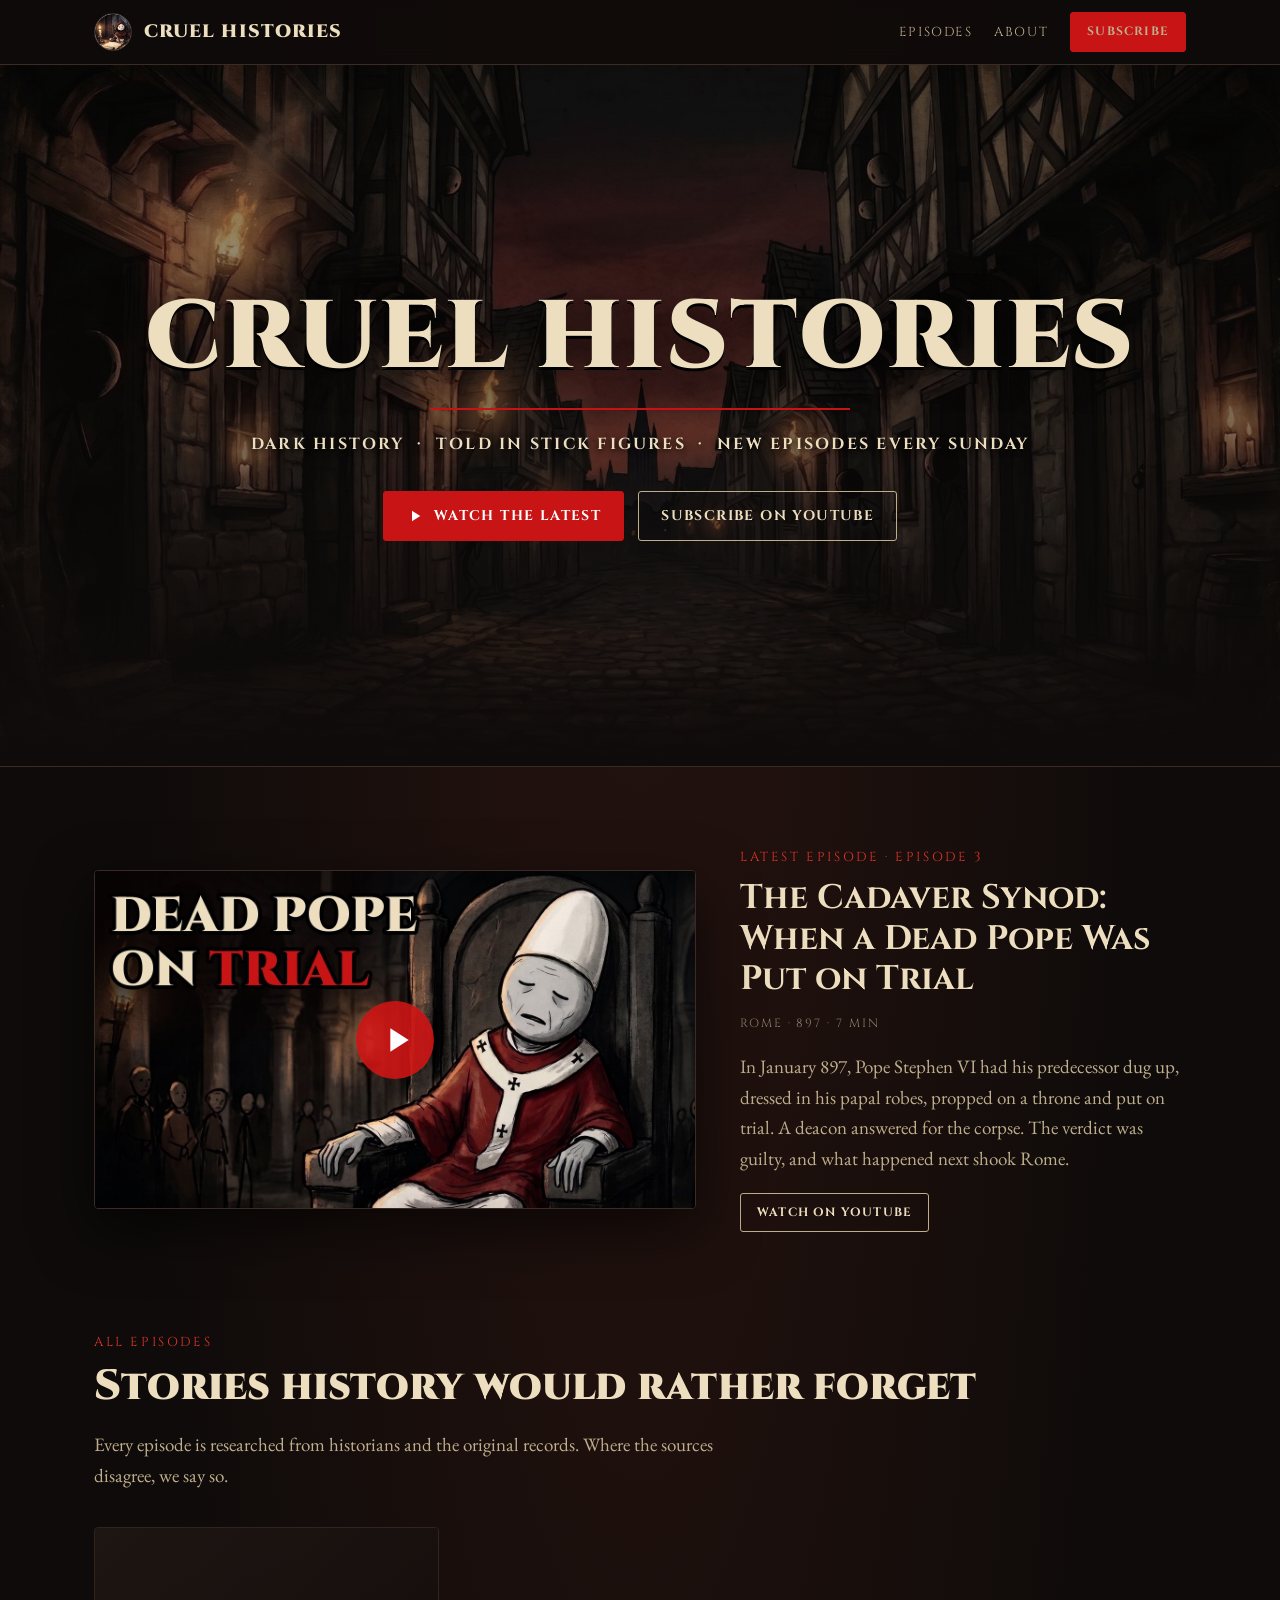
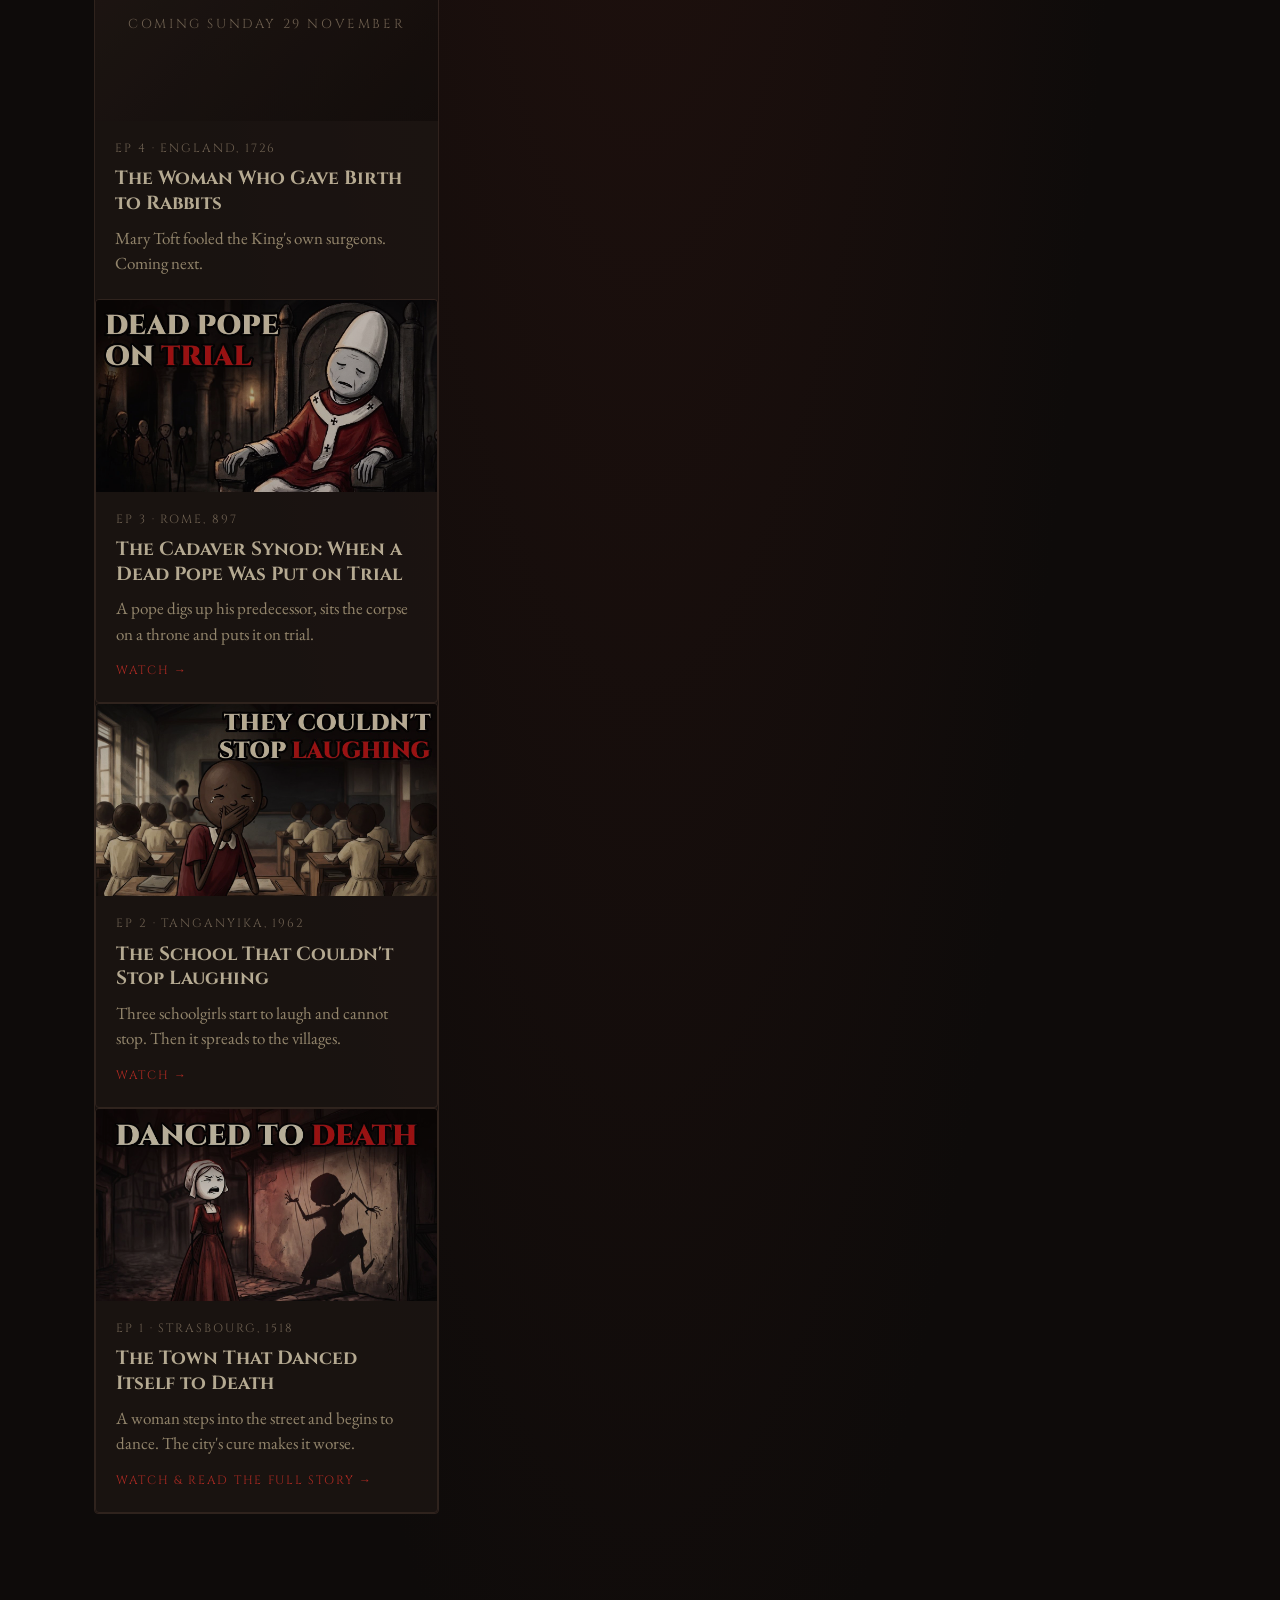
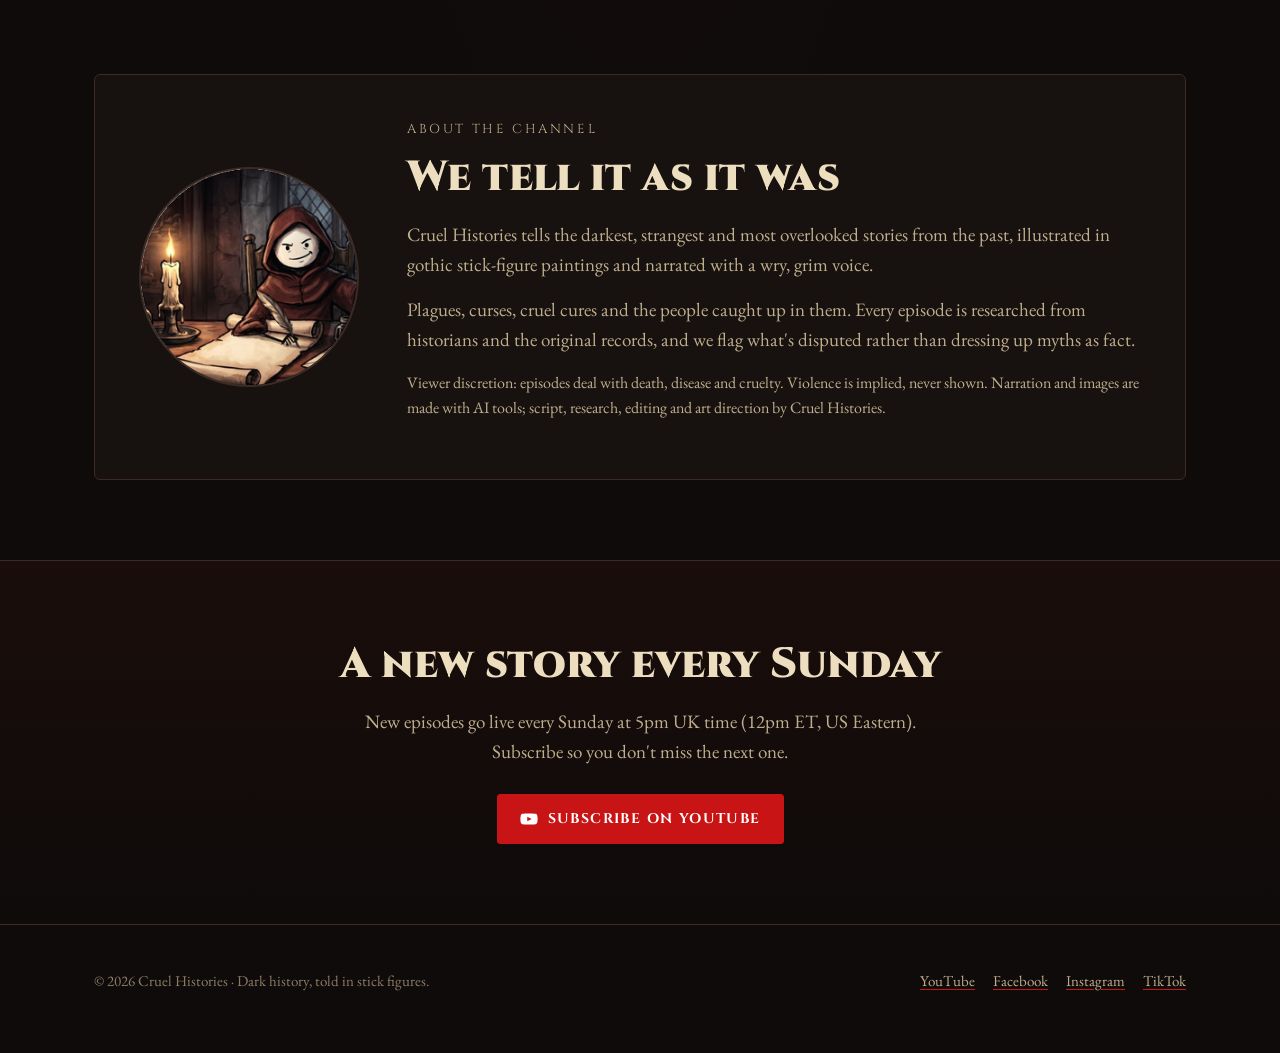
<file: index.html>
<!DOCTYPE html>
<html lang="en-GB">
<head>
<meta charset="utf-8">
<meta name="viewport" content="width=device-width,initial-scale=1">
<title>Cruel Histories: Dark history, told in stick figures</title>
<meta name="description" content="Cruel Histories tells the darkest, strangest and most overlooked stories from the past, illustrated in gothic stick-figure paintings. New episodes every Sunday.">
<meta property="og:title" content="Cruel Histories">
<meta property="og:description" content="Dark history, told in stick figures. New episodes every Sunday.">
<meta property="og:image" content="https://cruelhistories.com/img/hero.jpg">
<link rel="icon" href="favicon.png">
<link rel="canonical" href="https://cruelhistories.com/">
<meta name="robots" content="index,follow,max-image-preview:large">
<meta name="theme-color" content="#0e0b0a">
<meta property="og:type" content="website">
<meta property="og:url" content="https://cruelhistories.com/">
<meta property="og:site_name" content="Cruel Histories">
<meta property="og:image:width" content="1920"><meta property="og:image:height" content="1071">
<meta name="twitter:card" content="summary_large_image">
<meta name="twitter:title" content="Cruel Histories">
<meta name="twitter:description" content="Dark history, told in stick figures. New episodes every Sunday.">
<meta name="twitter:image" content="https://cruelhistories.com/img/hero.jpg">
<link rel="apple-touch-icon" href="img/icon.png">
<script type="application/ld+json">
{"@context":"https://schema.org","@graph":[
 {"@type":"Organization","@id":"https://cruelhistories.com/#org","name":"Cruel Histories","url":"https://cruelhistories.com/",
  "logo":"https://cruelhistories.com/img/icon.png","sameAs":["https://www.youtube.com/@CruelHistoriesOfficial","https://www.facebook.com/profile.php?id=61551614425413","https://www.instagram.com/cruelhistories/","https://www.tiktok.com/@cruelhistories"]},
 {"@type":"WebSite","@id":"https://cruelhistories.com/#site","url":"https://cruelhistories.com/","name":"Cruel Histories",
  "description":"Dark history, told in stick figures.","publisher":{"@id":"https://cruelhistories.com/#org"},"inLanguage":"en-GB"}
]}
</script>
<link rel="preconnect" href="https://fonts.googleapis.com"><link rel="preconnect" href="https://fonts.gstatic.com" crossorigin>
<link href="https://fonts.googleapis.com/css2?family=Cinzel:wght@700;900&family=EB+Garamond:ital,wght@0,400;0,500;1,400&display=swap" rel="stylesheet">
<link rel="stylesheet" href="style.css">
</head>
<body>

<header class="site-head"><div class="wrap">
  <a class="brand" href="index.html"><img src="img/icon.png" alt=""><span>CRUEL HISTORIES</span></a>
  <nav class="nav">
    <a href="#episodes">Episodes</a>
    <a class="hide-sm" href="#about">About</a>
    <a class="btn sm" href="https://www.youtube.com/@CruelHistoriesOfficial?sub_confirmation=1">Subscribe</a>
  </nav>
</div></header>

<section class="hero"><div class="wrap">
  <h1>CRUEL HISTORIES</h1>
  <div class="rule"></div>
  <div class="tagline">Dark history &nbsp;·&nbsp; Told in stick figures &nbsp;·&nbsp; New episodes every Sunday</div>
  <div class="cta">
    <a class="btn" href="#latest"><svg viewBox="0 0 24 24"><path d="M8 5v14l11-7z"/></svg>Watch the latest</a>
    <a class="btn ghost" href="https://www.youtube.com/@CruelHistoriesOfficial?sub_confirmation=1">Subscribe on YouTube</a>
  </div>
</div></section>

<section id="latest"><div class="wrap">
  <div class="latest">
    <div class="video">
      <a class="play" href="https://youtu.be/UZ9oZfQzlZE" data-yt="UZ9oZfQzlZE" aria-label="Play: The Cadaver Synod">
        <img src="img/ep03.jpg" alt="Dead pope on trial: stick-figure painting of Pope Formosus's corpse on a throne">
      </a>
    </div>
    <div>
      <p class="eyebrow">Latest episode · Episode 3</p>
      <h3>The Cadaver Synod: When a Dead Pope Was Put on Trial</h3>
      <p class="meta">Rome · 897 · 7 min</p>
      <p class="lede">In January 897, Pope Stephen VI had his predecessor dug up, dressed in his papal robes, propped on a throne and put on trial. A deacon answered for the corpse. The verdict was guilty, and what happened next shook Rome.</p>
      <a class="btn ghost sm" href="https://youtu.be/UZ9oZfQzlZE">Watch on YouTube</a>
    </div>
  </div>
</div></section>

<section id="episodes" style="padding-top:20px"><div class="wrap">
  <p class="eyebrow">All episodes</p>
  <h2>Stories history would rather forget</h2>
  <p class="lede">Every episode is researched from historians and the original records. Where the sources disagree, we say so.</p>
  <div class="grid">

    <div class="card soon">
      <div class="ph">Coming Sunday 29 November</div>
      <div class="body">
        <span class="meta">Ep 4 · England, 1726</span>
        <h3>The Woman Who Gave Birth to Rabbits</h3>
        <p>Mary Toft fooled the King's own surgeons. Coming next.</p>
      </div>

    <a class="card" href="https://youtu.be/UZ9oZfQzlZE">
      <img src="img/ep03.jpg" alt="">
      <div class="body">
        <span class="meta">Ep 3 · Rome, 897</span>
        <h3>The Cadaver Synod: When a Dead Pope Was Put on Trial</h3>
        <p>A pope digs up his predecessor, sits the corpse on a throne and puts it on trial.</p>
        <span class="more">Watch →</span>
      </div>
    </a>

    <a class="card" href="https://youtu.be/BlmaX2TE6ow">
      <img src="img/ep02.jpg" alt="">
      <div class="body">
        <span class="meta">Ep 2 · Tanganyika, 1962</span>
        <h3>The School That Couldn't Stop Laughing</h3>
        <p>Three schoolgirls start to laugh and cannot stop. Then it spreads to the villages.</p>
        <span class="more">Watch →</span>
      </div>
    </a>

    <a class="card" href="episodes/dancing-plague-1518/index.html">
      <img src="img/ep01.jpg" alt="">
      <div class="body">
        <span class="meta">Ep 1 · Strasbourg, 1518</span>
        <h3>The Town That Danced Itself to Death</h3>
        <p>A woman steps into the street and begins to dance. The city's cure makes it worse.</p>
        <span class="more">Watch &amp; read the full story →</span>
      </div>
    </a>

    </div>

  </div>
</div></section>

<section id="about"><div class="wrap">
  <div class="about">
    <img src="img/icon.png" alt="The Cruel Histories narrator: a hooded scribe at his desk">
    <div>
      <p class="eyebrow">About the channel</p>
      <h2>We tell it as it was</h2>
      <p>Cruel Histories tells the darkest, strangest and most overlooked stories from the past, illustrated in gothic stick-figure paintings and narrated with a wry, grim voice.</p>
      <p>Plagues, curses, cruel cures and the people caught up in them. Every episode is researched from historians and the original records, and we flag what's disputed rather than dressing up myths as fact.</p>
      <p class="note">Viewer discretion: episodes deal with death, disease and cruelty. Violence is implied, never shown. Narration and images are made with AI tools; script, research, editing and art direction by Cruel Histories.</p>
    </div>
  </div>
</div></section>

<section class="band"><div class="wrap">
  <h2>A new story every Sunday</h2>
  <p>New episodes go live every Sunday at 5pm UK time (12pm ET, US Eastern). Subscribe so you don't miss the next one.</p>
  <a class="btn" href="https://www.youtube.com/@CruelHistoriesOfficial?sub_confirmation=1"><svg viewBox="0 0 24 24"><path d="M23 7.2a3 3 0 0 0-2.1-2.1C19 4.6 12 4.6 12 4.6s-7 0-8.9.5A3 3 0 0 0 1 7.2 31 31 0 0 0 .5 12a31 31 0 0 0 .5 4.8 3 3 0 0 0 2.1 2.1c1.9.5 8.9.5 8.9.5s7 0 8.9-.5a3 3 0 0 0 2.1-2.1 31 31 0 0 0 .5-4.8 31 31 0 0 0-.5-4.8zM9.7 15V9l5.8 3z"/></svg>Subscribe on YouTube</a>
</div></section>

<footer><div class="wrap">
  <div>© 2026 Cruel Histories · Dark history, told in stick figures.</div>
  <div class="social">
    <a href="https://www.youtube.com/@CruelHistoriesOfficial">YouTube</a>
    <a href="https://www.facebook.com/profile.php?id=61551614425413">Facebook</a>
    <a href="https://www.instagram.com/cruelhistories/">Instagram</a>
    <a href="https://www.tiktok.com/@cruelhistories">TikTok</a>
  </div>
</div></footer>

<script>
// Click-to-play: swaps the thumbnail for the YouTube player on the live site.
document.querySelectorAll('a.play[data-yt]').forEach(function(a){
  a.addEventListener('click',function(e){
    if(!/cruelhistories\.com$|github\.io$/.test(location.hostname)) return; // preview: open YouTube instead
    e.preventDefault();
    var f=document.createElement('iframe');
    f.src='https://www.youtube-nocookie.com/embed/'+a.dataset.yt+'?autoplay=1&rel=0';
    f.allow='autoplay; encrypted-media; picture-in-picture'; f.allowFullscreen=true;
    a.parentNode.replaceChild(f,a);
  });
});
</script>
</body>
</html>
</file>
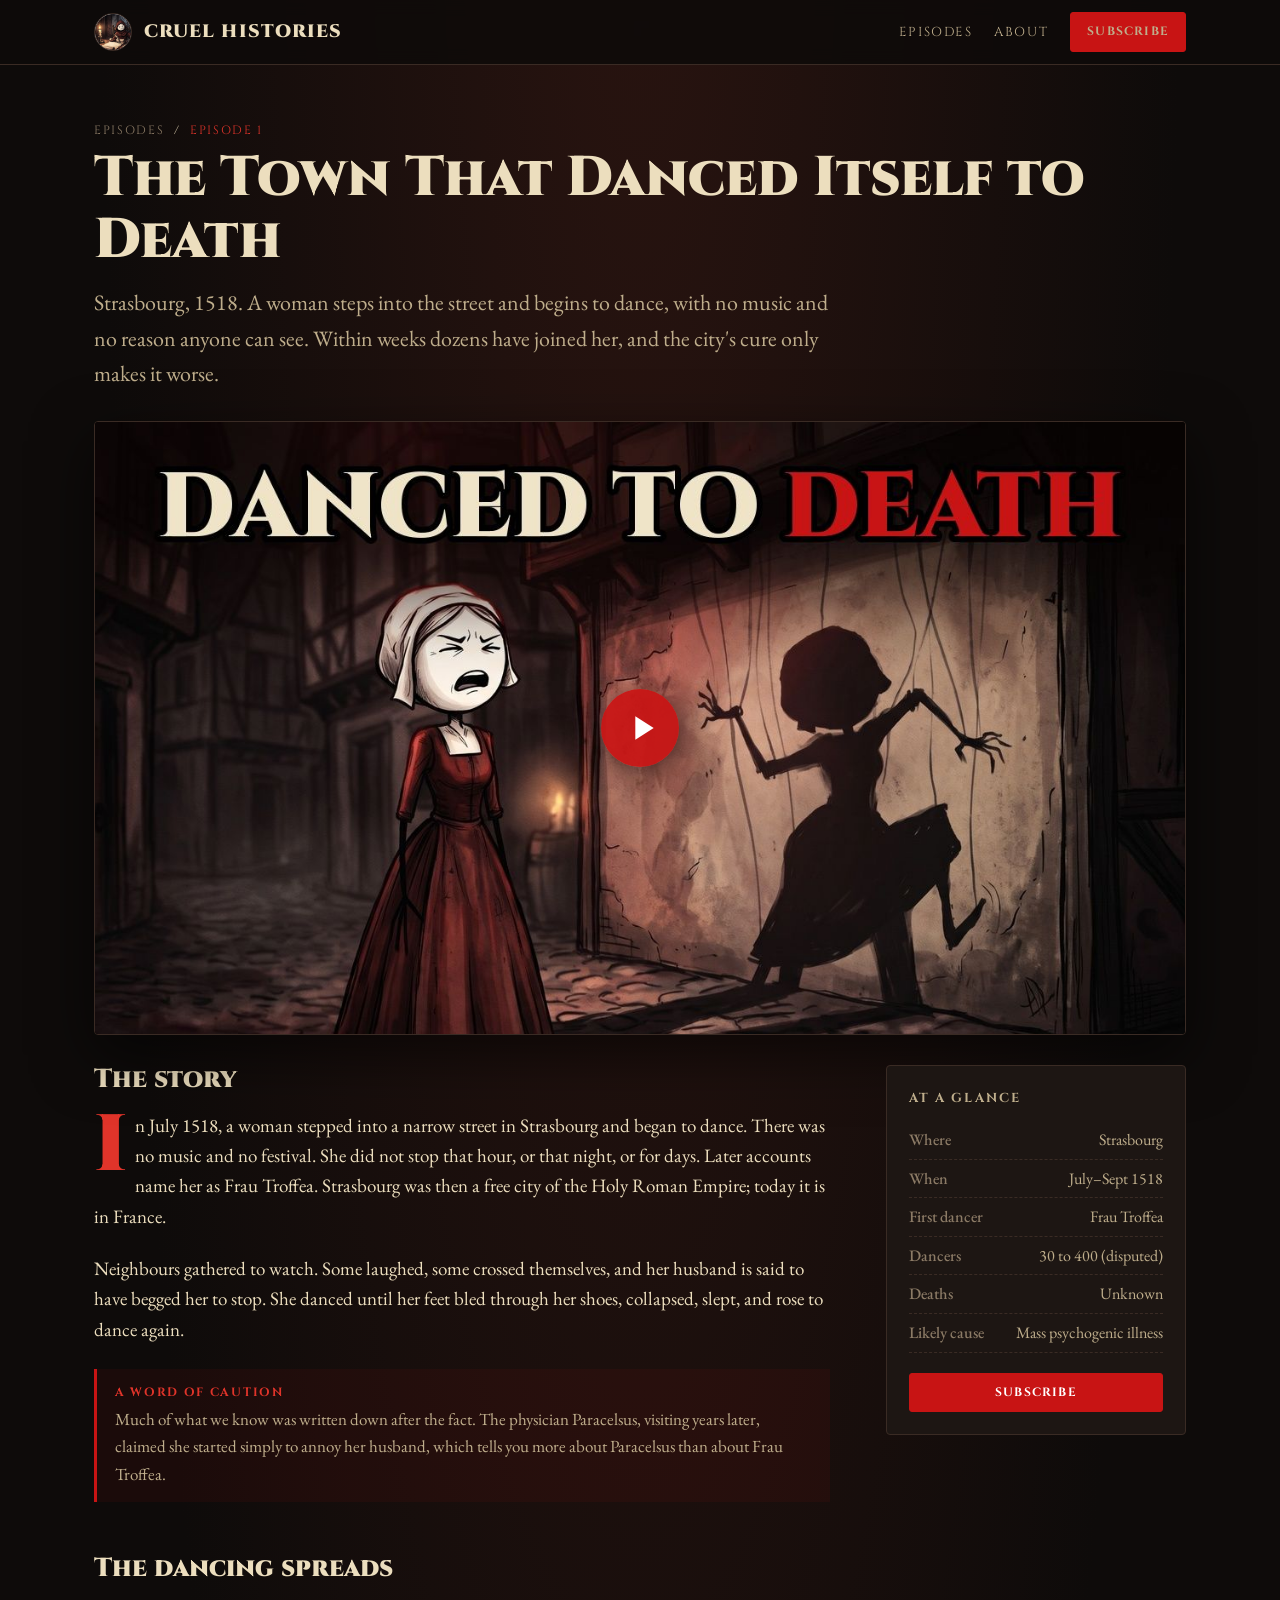
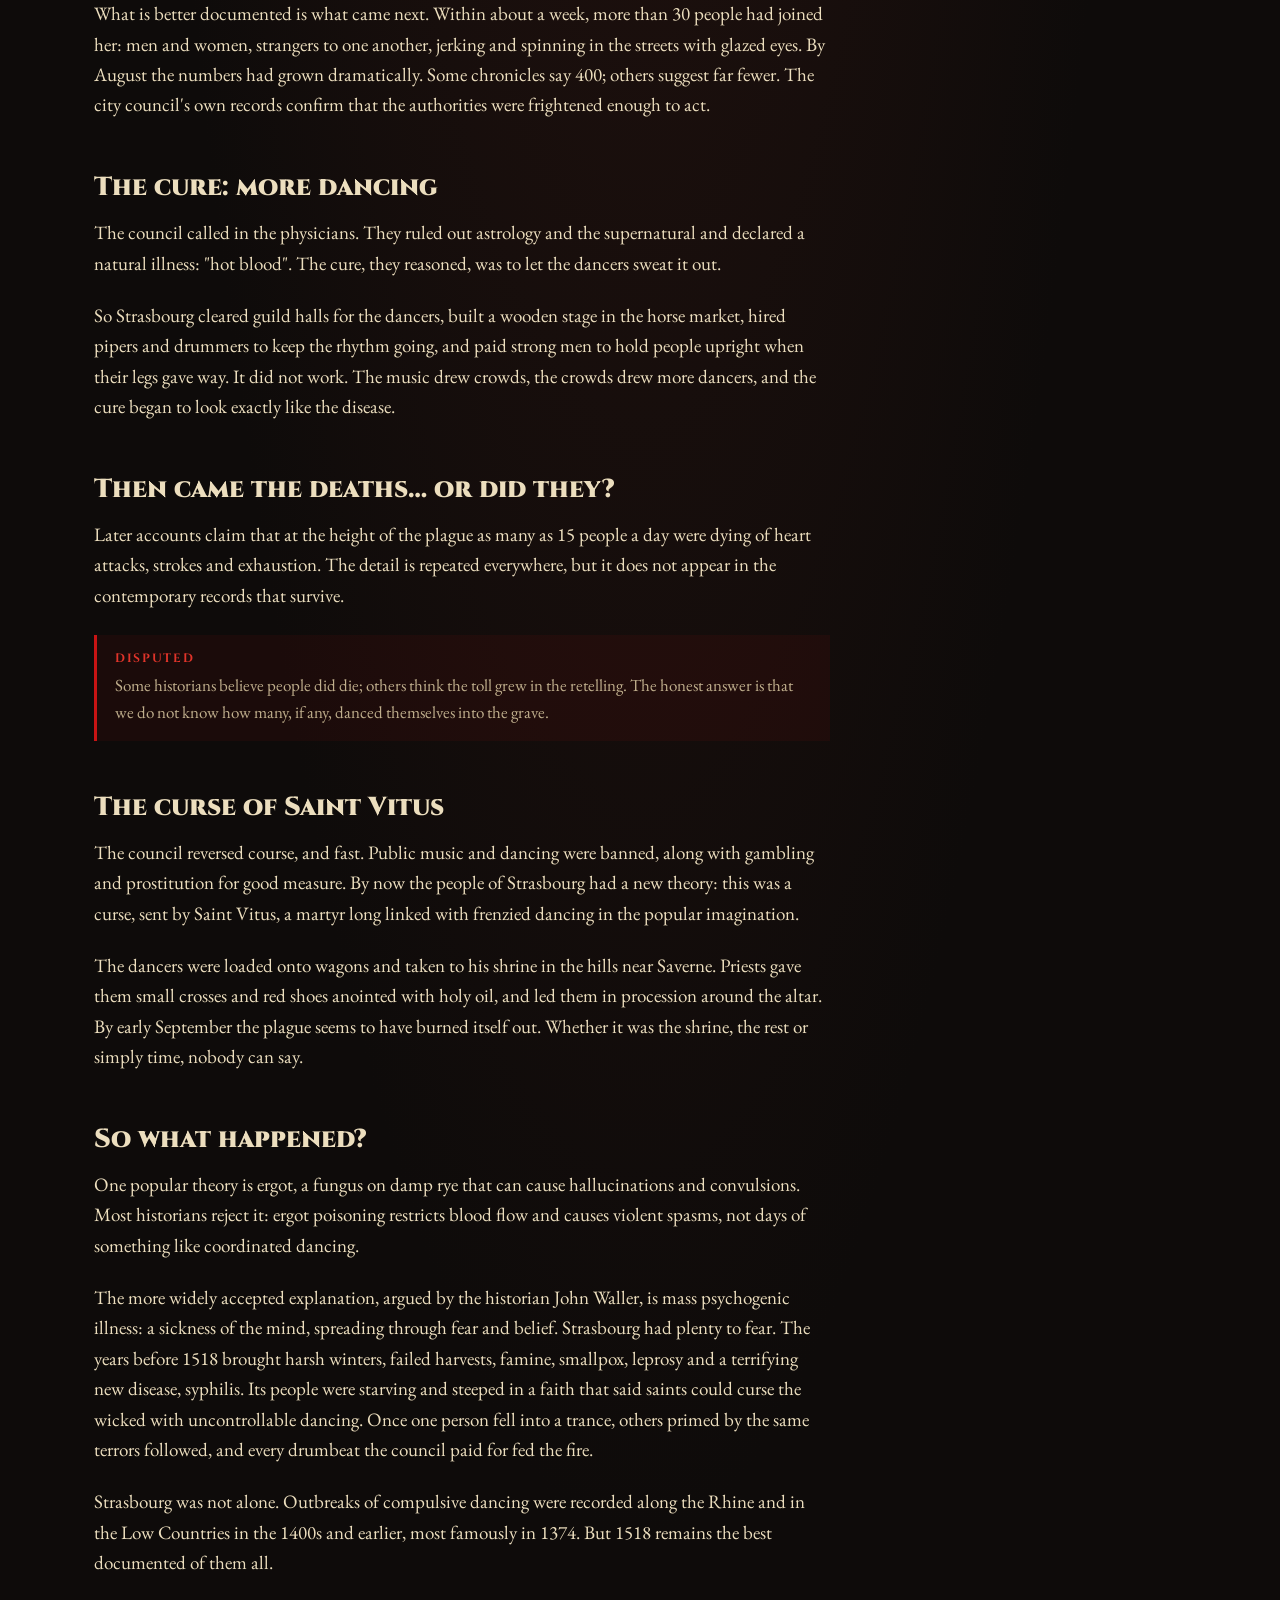
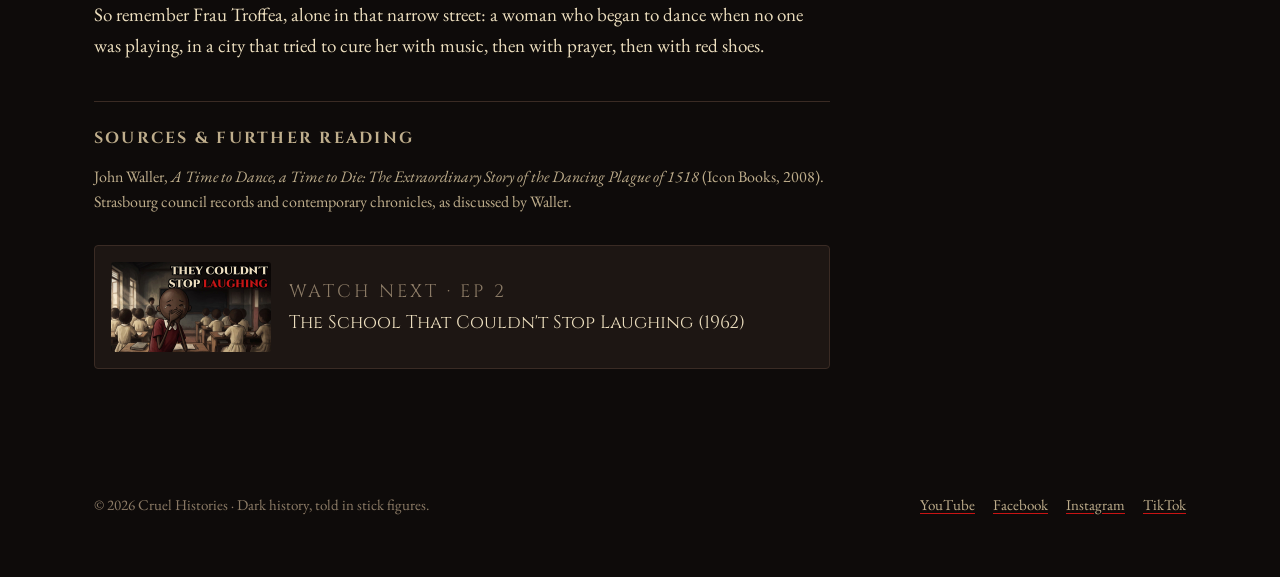
<file: episodes/dancing-plague-1518/index.html>
<!DOCTYPE html>
<html lang="en-GB">
<head>
<meta charset="utf-8">
<meta name="viewport" content="width=device-width,initial-scale=1">
<title>The Dancing Plague of 1518: The Town That Danced Itself to Death | Cruel Histories</title>
<meta name="description" content="In July 1518 a woman in Strasbourg began to dance and could not stop. Within weeks dozens had joined her, and the city's cure made it worse. The true story of the Dancing Plague, and what the records really say.">
<meta property="og:title" content="The Town That Danced Itself to Death (1518)">
<meta property="og:description" content="The true story of the Dancing Plague of 1518, told in stick figures.">
<meta property="og:image" content="https://cruelhistories.com/img/ep01.jpg">
<link rel="icon" href="../../favicon.png">
<link rel="canonical" href="https://cruelhistories.com/episodes/dancing-plague-1518/">
<meta name="robots" content="index,follow,max-image-preview:large">
<meta name="theme-color" content="#0e0b0a">
<meta property="og:type" content="article">
<meta property="og:url" content="https://cruelhistories.com/episodes/dancing-plague-1518/">
<meta property="og:site_name" content="Cruel Histories">
<meta property="og:image:width" content="1280"><meta property="og:image:height" content="720">
<meta name="twitter:card" content="summary_large_image">
<meta name="twitter:title" content="The Town That Danced Itself to Death (1518)">
<meta name="twitter:description" content="The true story of the Dancing Plague of 1518, told in stick figures.">
<meta name="twitter:image" content="https://cruelhistories.com/img/ep01.jpg">
<link rel="apple-touch-icon" href="../../img/icon.png">
<script type="application/ld+json">
{"@context":"https://schema.org","@graph":[
 {"@type":"Article","headline":"The Dancing Plague of 1518: The Town That Danced Itself to Death",
  "description":"In July 1518 a woman in Strasbourg began to dance and could not stop. The true story of the Dancing Plague, and what the records really say.",
  "image":"https://cruelhistories.com/img/ep01.jpg","datePublished":"2026-11-08","inLanguage":"en-GB",
  "author":{"@id":"https://cruelhistories.com/#org"},"publisher":{"@type":"Organization","@id":"https://cruelhistories.com/#org","name":"Cruel Histories","logo":{"@type":"ImageObject","url":"https://cruelhistories.com/img/icon.png"}},
  "mainEntityOfPage":"https://cruelhistories.com/episodes/dancing-plague-1518/","about":["Dancing plague of 1518","Strasbourg","Mass psychogenic illness"]},
 {"@type":"VideoObject","name":"The Town That Danced Itself to Death (1518)",
  "description":"In the summer of 1518, a woman stepped into a street in Strasbourg and began to dance. She could not stop. Within weeks, dozens had joined her, and the city's cure only made it worse.",
  "thumbnailUrl":"https://cruelhistories.com/img/ep01.jpg","uploadDate":"2026-11-08T17:00:00+00:00",
  "contentUrl":"https://youtu.be/3EIrOjZyf5Q","embedUrl":"https://www.youtube.com/embed/3EIrOjZyf5Q"},
 {"@type":"BreadcrumbList","itemListElement":[
  {"@type":"ListItem","position":1,"name":"Episodes","item":"https://cruelhistories.com/#episodes"},
  {"@type":"ListItem","position":2,"name":"The Town That Danced Itself to Death","item":"https://cruelhistories.com/episodes/dancing-plague-1518/"}]}
]}
</script>
<link rel="preconnect" href="https://fonts.googleapis.com"><link rel="preconnect" href="https://fonts.gstatic.com" crossorigin>
<link href="https://fonts.googleapis.com/css2?family=Cinzel:wght@700;900&family=EB+Garamond:ital,wght@0,400;0,500;1,400&display=swap" rel="stylesheet">
<link rel="stylesheet" href="../../style.css">
</head>
<body>

<header class="site-head"><div class="wrap">
  <a class="brand" href="../../index.html"><img src="../../img/icon.png" alt=""><span>CRUEL HISTORIES</span></a>
  <nav class="nav">
    <a href="../../index.html#episodes">Episodes</a>
    <a class="hide-sm" href="../../index.html#about">About</a>
    <a class="btn sm" href="https://www.youtube.com/@CruelHistoriesOfficial?sub_confirmation=1">Subscribe</a>
  </nav>
</div></header>

<div class="wrap">
  <div class="ep-hero">
    <div class="crumbs"><a href="../../index.html#episodes">Episodes</a> &nbsp;/&nbsp; <span style="color:var(--blood2)">Episode 1</span></div>
    <h1>The Town That Danced Itself to Death</h1>
    <p class="standfirst">Strasbourg, 1518. A woman steps into the street and begins to dance, with no music and no reason anyone can see. Within weeks dozens have joined her, and the city's cure only makes it worse.</p>
  </div>

  <div class="video">
    <a class="play" href="https://youtu.be/3EIrOjZyf5Q" data-yt="3EIrOjZyf5Q" aria-label="Play: The Town That Danced Itself to Death">
      <img src="../../img/ep01.jpg" alt="Danced to death: Frau Troffea in a red dress, her shadow dancing on the wall behind her">
    </a>
  </div>

  <div class="ep-layout">
    <article>
      <h2 style="margin-top:0">The story</h2>

      <p class="drop">In July 1518, a woman stepped into a narrow street in Strasbourg and began to dance. There was no music and no festival. She did not stop that hour, or that night, or for days. Later accounts name her as Frau Troffea. Strasbourg was then a free city of the Holy Roman Empire; today it is in France.</p>

      <p>Neighbours gathered to watch. Some laughed, some crossed themselves, and her husband is said to have begged her to stop. She danced until her feet bled through her shoes, collapsed, slept, and rose to dance again.</p>

      <div class="flag"><strong>A word of caution</strong>Much of what we know was written down after the fact. The physician Paracelsus, visiting years later, claimed she started simply to annoy her husband, which tells you more about Paracelsus than about Frau Troffea.</div>

      <h2>The dancing spreads</h2>
      <p>What is better documented is what came next. Within about a week, more than 30 people had joined her: men and women, strangers to one another, jerking and spinning in the streets with glazed eyes. By August the numbers had grown dramatically. Some chronicles say 400; others suggest far fewer. The city council's own records confirm that the authorities were frightened enough to act.</p>

      <h2>The cure: more dancing</h2>
      <p>The council called in the physicians. They ruled out astrology and the supernatural and declared a natural illness: "hot blood". The cure, they reasoned, was to let the dancers sweat it out.</p>
      <p>So Strasbourg cleared guild halls for the dancers, built a wooden stage in the horse market, hired pipers and drummers to keep the rhythm going, and paid strong men to hold people upright when their legs gave way. It did not work. The music drew crowds, the crowds drew more dancers, and the cure began to look exactly like the disease.</p>

      <h2>Then came the deaths… or did they?</h2>
      <p>Later accounts claim that at the height of the plague as many as 15 people a day were dying of heart attacks, strokes and exhaustion. The detail is repeated everywhere, but it does not appear in the contemporary records that survive.</p>
      <div class="flag"><strong>Disputed</strong>Some historians believe people did die; others think the toll grew in the retelling. The honest answer is that we do not know how many, if any, danced themselves into the grave.</div>

      <h2>The curse of Saint Vitus</h2>
      <p>The council reversed course, and fast. Public music and dancing were banned, along with gambling and prostitution for good measure. By now the people of Strasbourg had a new theory: this was a curse, sent by Saint Vitus, a martyr long linked with frenzied dancing in the popular imagination.</p>
      <p>The dancers were loaded onto wagons and taken to his shrine in the hills near Saverne. Priests gave them small crosses and red shoes anointed with holy oil, and led them in procession around the altar. By early September the plague seems to have burned itself out. Whether it was the shrine, the rest or simply time, nobody can say.</p>

      <h2>So what happened?</h2>
      <p>One popular theory is ergot, a fungus on damp rye that can cause hallucinations and convulsions. Most historians reject it: ergot poisoning restricts blood flow and causes violent spasms, not days of something like coordinated dancing.</p>
      <p>The more widely accepted explanation, argued by the historian John Waller, is mass psychogenic illness: a sickness of the mind, spreading through fear and belief. Strasbourg had plenty to fear. The years before 1518 brought harsh winters, failed harvests, famine, smallpox, leprosy and a terrifying new disease, syphilis. Its people were starving and steeped in a faith that said saints could curse the wicked with uncontrollable dancing. Once one person fell into a trance, others primed by the same terrors followed, and every drumbeat the council paid for fed the fire.</p>
      <p>Strasbourg was not alone. Outbreaks of compulsive dancing were recorded along the Rhine and in the Low Countries in the 1400s and earlier, most famously in 1374. But 1518 remains the best documented of them all.</p>
      <p>So remember Frau Troffea, alone in that narrow street: a woman who began to dance when no one was playing, in a city that tried to cure her with music, then with prayer, then with red shoes.</p>

      <div class="sources">
        <h3>Sources &amp; further reading</h3>
        <p>John Waller, <em>A Time to Dance, a Time to Die: The Extraordinary Story of the Dancing Plague of 1518</em> (Icon Books, 2008).<br>
        Strasbourg council records and contemporary chronicles, as discussed by Waller.</p>
      </div>

      <a class="next" href="https://youtu.be/BlmaX2TE6ow">
        <img src="../../img/ep02.jpg" alt="">
        <div><span class="meta">Watch next · Ep 2</span><br><span>The School That Couldn't Stop Laughing (1962)</span></div>
      </a>
    </article>

    <aside>
      <div class="box">
        <h4>At a glance</h4>
        <ul class="facts">
          <li><b>Where</b><span>Strasbourg</span></li>
          <li><b>When</b><span>July–Sept 1518</span></li>
          <li><b>First dancer</b><span>Frau Troffea</span></li>
          <li><b>Dancers</b><span>30 to 400 (disputed)</span></li>
          <li><b>Deaths</b><span>Unknown</span></li>
          <li><b>Likely cause</b><span>Mass psychogenic illness</span></li>
        </ul>
        <div style="margin-top:20px"><a class="btn sm" style="width:100%;justify-content:center" href="https://www.youtube.com/@CruelHistoriesOfficial?sub_confirmation=1">Subscribe</a></div>
      </div>
    </aside>
  </div>
</div>

<footer><div class="wrap">
  <div>© 2026 Cruel Histories · Dark history, told in stick figures.</div>
  <div class="social">
    <a href="https://www.youtube.com/@CruelHistoriesOfficial">YouTube</a>
    <a href="https://www.facebook.com/profile.php?id=61551614425413">Facebook</a>
    <a href="https://www.instagram.com/cruelhistories/">Instagram</a>
    <a href="https://www.tiktok.com/@cruelhistories">TikTok</a>
  </div>
</div></footer>

<script>
document.querySelectorAll('a.play[data-yt]').forEach(function(a){
  a.addEventListener('click',function(e){
    if(!a.dataset.yt||a.dataset.yt.indexOf('{')===0) return;
    if(!/cruelhistories\.com$|github\.io$/.test(location.hostname)) return;
    e.preventDefault();
    var f=document.createElement('iframe');
    f.src='https://www.youtube-nocookie.com/embed/'+a.dataset.yt+'?autoplay=1&rel=0';
    f.allow='autoplay; encrypted-media; picture-in-picture'; f.allowFullscreen=true;
    a.parentNode.replaceChild(f,a);
  });
});
</script>
</body>
</html>
</file>
<file: style.css>
:root{
  --ink:#0e0b0a; --ink2:#17110f; --panel:#1d1613; --line:#3a2b24;
  --cream:#ecdebe; --cream2:#bfae8c; --muted:#8c7b66;
  --blood:#c81414; --blood2:#e0342a;
  --display:"Cinzel",Georgia,serif; --body:"EB Garamond",Georgia,serif;
}
*{box-sizing:border-box}
html{scroll-behavior:smooth}
body{margin:0;background:var(--ink);color:var(--cream);font-family:var(--body);font-size:19px;line-height:1.6;
  background-image:radial-gradient(ellipse at 50% -10%,#2a1410 0%,transparent 60%);}
a{color:var(--cream);text-decoration-color:var(--blood);text-underline-offset:3px}
a:hover{color:#fff}
img{max-width:100%;display:block}

/* header */
.site-head{position:sticky;top:0;z-index:20;background:rgba(14,11,10,.88);backdrop-filter:blur(8px);border-bottom:1px solid var(--line)}
.site-head .wrap{display:flex;align-items:center;justify-content:space-between;gap:16px;height:64px}
.brand{display:flex;align-items:center;gap:12px;text-decoration:none}
.brand img{width:38px;height:38px;border-radius:50%;border:1px solid var(--line)}
.brand span{font-family:var(--display);font-weight:900;letter-spacing:.06em;font-size:18px}
.nav{display:flex;gap:22px;align-items:center;font-family:var(--display);font-size:13px;letter-spacing:.12em;text-transform:uppercase}
.nav a{text-decoration:none;color:var(--cream2)}
.nav a:hover{color:var(--cream)}
.wrap{max-width:1140px;margin:0 auto;padding:0 24px}

.btn{display:inline-flex;align-items:center;gap:10px;font-family:var(--display);font-weight:700;letter-spacing:.1em;text-transform:uppercase;font-size:14px;
  padding:13px 22px;border-radius:3px;text-decoration:none;border:1px solid var(--blood);background:var(--blood);color:#fff;transition:.15s}
.btn:hover{background:var(--blood2);border-color:var(--blood2);color:#fff}
.btn.ghost{background:transparent;color:var(--cream);border-color:var(--cream2)}
.btn.ghost:hover{border-color:var(--cream);background:rgba(236,222,190,.06)}
.btn.sm{padding:9px 16px;font-size:12px}
.btn svg{width:18px;height:18px;fill:currentColor}

/* hero */
.hero{position:relative;min-height:78vh;display:flex;align-items:center;text-align:center;overflow:hidden;border-bottom:1px solid var(--line)}
.hero::before{content:"";position:absolute;inset:0;background:url(img/hero.jpg) center/cover no-repeat;transform:scale(1.03)}
.hero::after{content:"";position:absolute;inset:0;background:linear-gradient(180deg,rgba(14,11,10,.35) 0%,rgba(14,11,10,.55) 55%,var(--ink) 100%)}
.hero .wrap{position:relative;z-index:1;width:100%}
.hero h1{font-family:var(--display);font-weight:900;font-size:clamp(44px,8vw,96px);line-height:1;margin:0;letter-spacing:.02em;
  text-shadow:0 3px 0 #000,0 0 40px rgba(0,0,0,.8)}
.rule{width:min(420px,60%);height:2px;background:var(--blood);margin:22px auto}
.tagline{font-family:var(--display);font-weight:700;letter-spacing:.14em;text-transform:uppercase;font-size:clamp(12px,1.6vw,16px);color:var(--cream);text-shadow:0 2px 6px #000}
.hero .cta{margin-top:34px;display:flex;gap:14px;justify-content:center;flex-wrap:wrap}

/* sections */
section{padding:80px 0}
.eyebrow{font-family:var(--display);font-size:13px;letter-spacing:.2em;text-transform:uppercase;color:var(--blood2);margin:0 0 10px}
h2{font-family:var(--display);font-weight:900;font-size:clamp(28px,4vw,42px);line-height:1.15;margin:0 0 18px}
.lede{color:var(--cream2);max-width:640px}

/* latest */
.latest{display:grid;grid-template-columns:1.35fr 1fr;gap:44px;align-items:center}
.latest h3{font-family:var(--display);font-size:clamp(24px,3vw,34px);line-height:1.2;margin:6px 0 14px}
.meta{font-family:var(--display);font-size:12px;letter-spacing:.16em;text-transform:uppercase;color:var(--muted)}

/* video facade */
.video{position:relative;aspect-ratio:16/9;border:1px solid var(--line);border-radius:4px;overflow:hidden;background:#000;box-shadow:0 20px 60px rgba(0,0,0,.6)}
.video img{width:100%;height:100%;object-fit:cover;transition:transform .4s}
.video a.play{position:absolute;inset:0;display:flex;align-items:center;justify-content:center}
.video a.play:hover img{transform:scale(1.02)}
.video a.play::after{content:"";width:78px;height:78px;border-radius:50%;background:rgba(200,20,20,.92) url("data:image/svg+xml,%3Csvg xmlns='http://www.w3.org/2000/svg' viewBox='0 0 24 24'%3E%3Cpath fill='white' d='M8 5v14l11-7z'/%3E%3C/svg%3E") 55% 50%/40px no-repeat;
  position:absolute;box-shadow:0 6px 30px rgba(0,0,0,.6);transition:transform .15s}
.video a.play:hover::after{transform:scale(1.08)}
.video iframe{position:absolute;inset:0;width:100%;height:100%;border:0}

/* episode grid */
.grid{display:grid;grid-template-columns:repeat(auto-fill,minmax(300px,1fr));gap:28px;margin-top:36px}
.card{background:var(--panel);border:1px solid var(--line);border-radius:4px;overflow:hidden;text-decoration:none;display:flex;flex-direction:column;transition:.2s}
.card:hover{transform:translateY(-4px);border-color:#5a3d30;box-shadow:0 16px 40px rgba(0,0,0,.5)}
.card img{aspect-ratio:16/9;object-fit:cover}
.card .body{padding:18px 20px 22px;flex:1;display:flex;flex-direction:column}
.card h3{font-family:var(--display);font-size:19px;line-height:1.3;margin:8px 0 10px}
.card p{margin:0;color:var(--cream2);font-size:17px;line-height:1.5}
.card .more{margin-top:auto;padding-top:14px;font-family:var(--display);font-size:12px;letter-spacing:.14em;text-transform:uppercase;color:var(--blood2)}
.card.soon{opacity:.75}
.card.soon .ph{aspect-ratio:16/9;background:linear-gradient(135deg,#241a16,#120d0b);display:flex;align-items:center;justify-content:center;font-family:var(--display);color:var(--muted);letter-spacing:.2em;font-size:13px;text-transform:uppercase}

/* about */
.about{display:grid;grid-template-columns:220px 1fr;gap:48px;align-items:center;background:var(--ink2);border:1px solid var(--line);border-radius:6px;padding:44px}
.about img{width:220px;height:220px;border-radius:50%;border:2px solid var(--line)}
.about p{color:var(--cream2);margin:0 0 14px}
.note{font-size:16px;color:var(--muted)}

/* subscribe band */
.band{text-align:center;border-top:1px solid var(--line);border-bottom:1px solid var(--line);background:linear-gradient(180deg,#1a0d0b,#0e0b0a)}
.band p{color:var(--cream2);margin:0 auto 26px;max-width:560px}

/* footer */
footer{padding:44px 0 60px;color:var(--muted);font-size:15px}
footer .wrap{display:flex;justify-content:space-between;gap:20px;flex-wrap:wrap}
footer a{color:var(--cream2)}
.social{display:flex;gap:18px}

/* episode page */
.ep-hero{padding:56px 0 30px}
.ep-hero h1{font-family:var(--display);font-weight:900;font-size:clamp(32px,5vw,56px);line-height:1.1;margin:8px 0 14px}
.ep-hero .standfirst{font-size:22px;color:var(--cream2);max-width:760px;margin:0}
.crumbs{font-family:var(--display);font-size:12px;letter-spacing:.14em;text-transform:uppercase}
.crumbs a{color:var(--muted);text-decoration:none}
.ep-layout{display:grid;grid-template-columns:minmax(0,1fr) 300px;gap:56px;padding:30px 0 80px}
article p{margin:0 0 1.15em}
article h2{font-size:26px;margin:2em 0 .6em}
article p.drop::first-letter{font-family:var(--display);font-weight:900;float:left;font-size:4.2em;line-height:.8;padding:.06em .1em 0 0;color:var(--blood2)}
.flag{border-left:3px solid var(--blood);background:rgba(200,20,20,.07);padding:14px 18px;margin:1.4em 0;font-size:17px;color:var(--cream2)}
.flag strong{font-family:var(--display);font-size:12px;letter-spacing:.14em;text-transform:uppercase;color:var(--blood2);display:block;margin-bottom:4px}
aside .box{background:var(--panel);border:1px solid var(--line);border-radius:4px;padding:22px;margin-bottom:22px;position:sticky;top:88px}
aside h4{font-family:var(--display);font-size:13px;letter-spacing:.16em;text-transform:uppercase;margin:0 0 12px;color:var(--cream2)}
aside ul{margin:0;padding-left:18px;font-size:16px;color:var(--cream2)}
aside li{margin-bottom:8px}
.facts{list-style:none;padding:0!important}
.facts li{display:flex;justify-content:space-between;gap:12px;border-bottom:1px dashed var(--line);padding:6px 0;margin:0}
.facts b{font-weight:500;color:var(--muted)}
.sources{font-size:16px;color:var(--cream2);border-top:1px solid var(--line);margin-top:40px;padding-top:24px}
.sources h3{font-family:var(--display);font-size:16px;letter-spacing:.14em;text-transform:uppercase;margin:0 0 12px}
.next{display:flex;gap:18px;align-items:center;background:var(--panel);border:1px solid var(--line);border-radius:4px;padding:16px;text-decoration:none;margin-top:30px}
.next img{width:160px;border-radius:3px}
.next span{font-family:var(--display);font-size:18px;line-height:1.3}

@media (max-width:860px){
  .latest,.ep-layout{grid-template-columns:1fr;gap:30px}
  .about{grid-template-columns:1fr;text-align:center;padding:32px}
  .about img{margin:0 auto}
  .nav a.hide-sm{display:none}
  aside .box{position:static}
  section{padding:60px 0}
}
.brand span{white-space:nowrap}
@media (max-width:480px){.brand span{font-size:15px}.nav{gap:14px}.nav a:not(.btn){display:none}}
</file>
